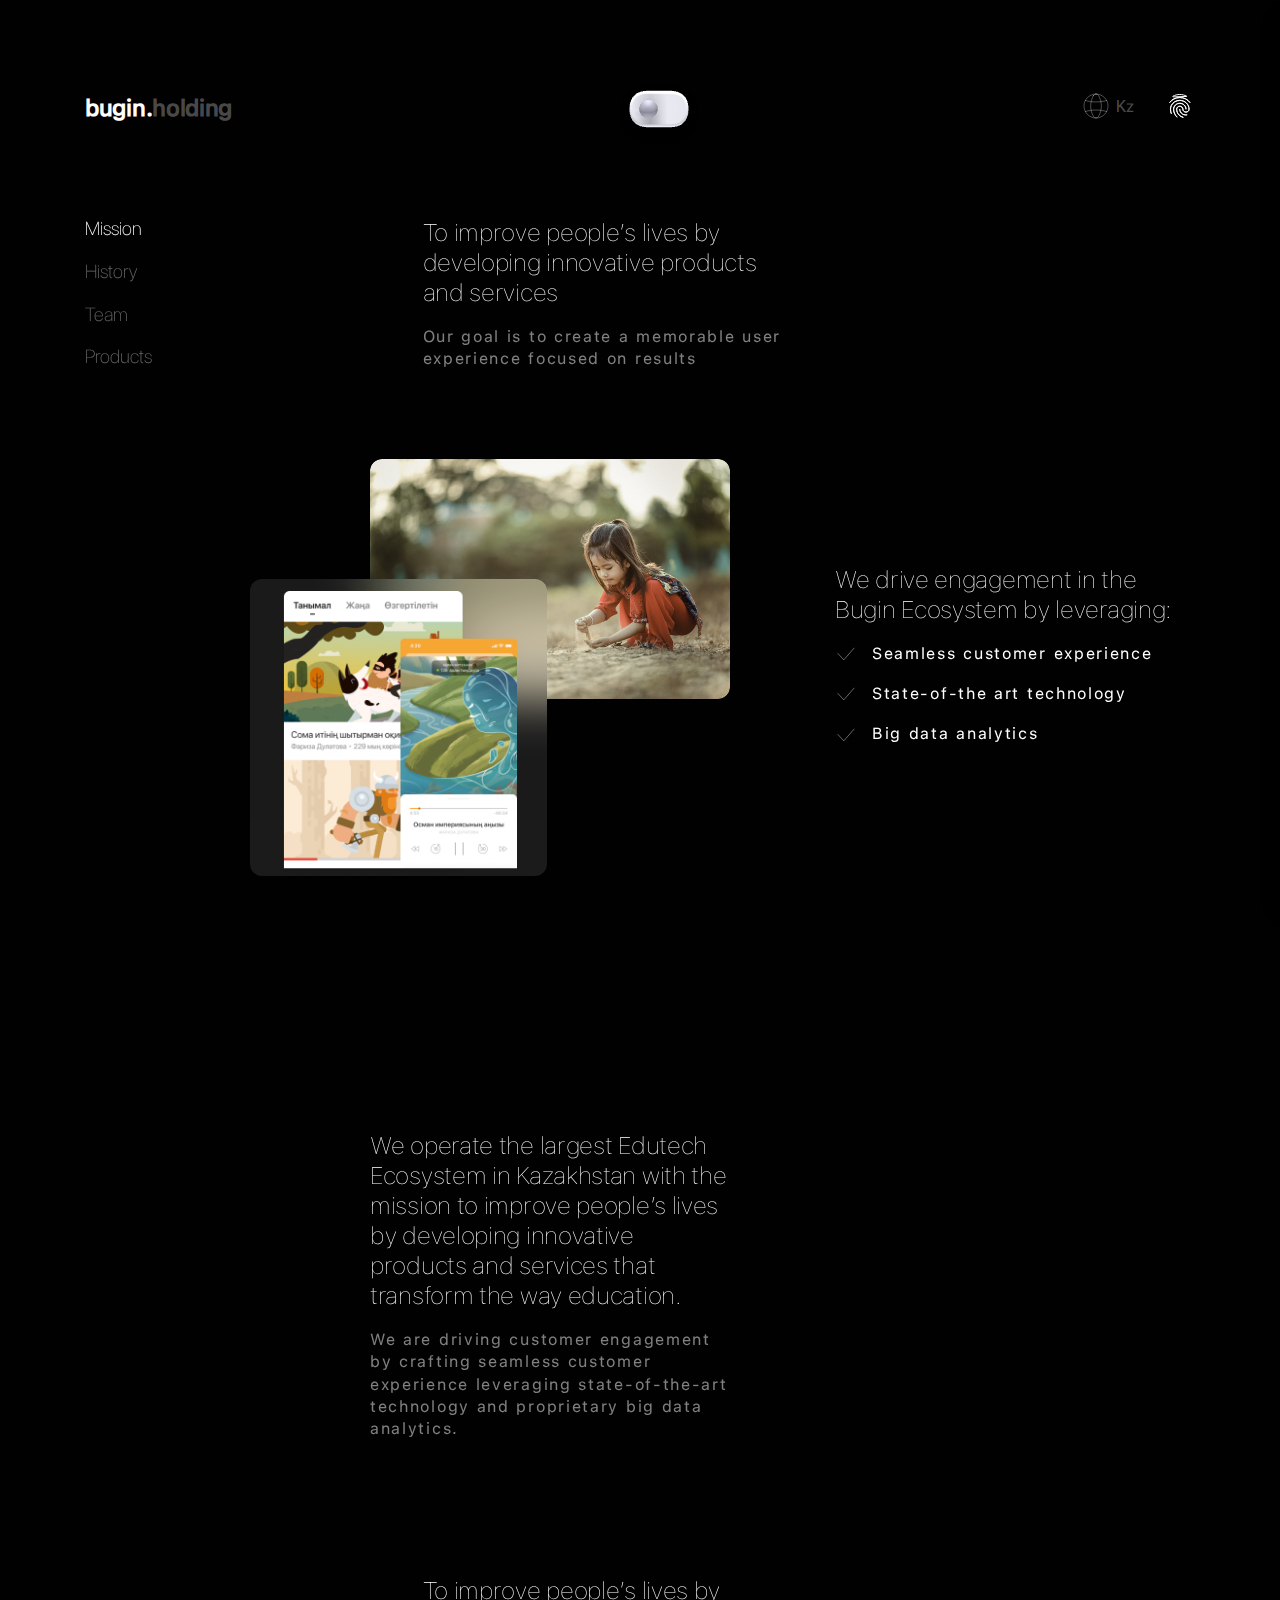
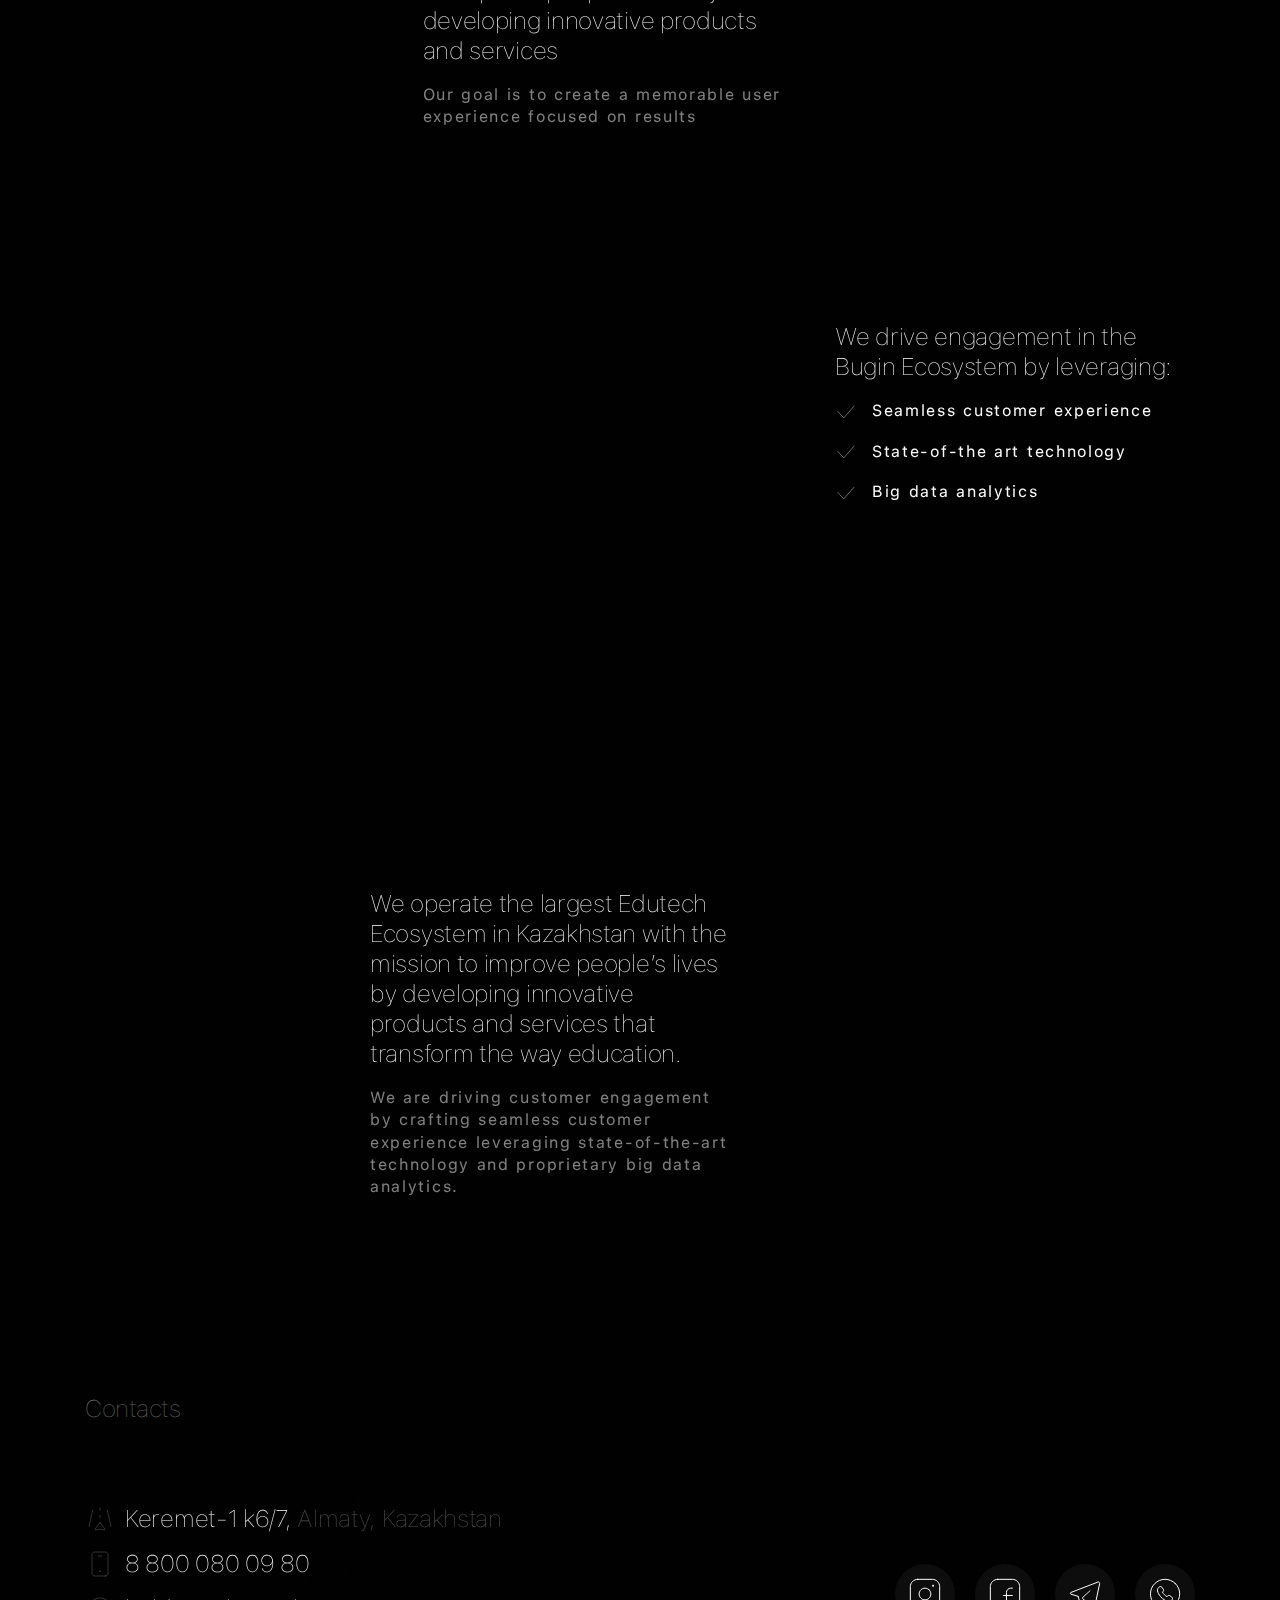
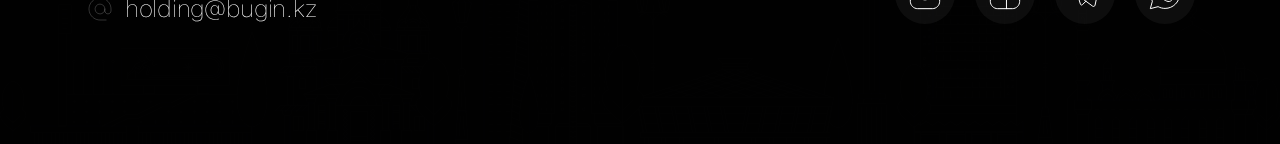
<file: info.html>
<!DOCTYPE html>
<html lang="en">
<head>
    <meta charset="UTF-8">
    <meta name="viewport" content="width=device-width"/>
    <title>bugin.holding</title>
    <link rel="stylesheet" href="css/libs.min.css">
    <link rel="stylesheet" href="css/animate.css">
    <link rel="stylesheet" href="css/main.css">
    <link rel="shortcut icon" href="/favicon.png" type="image/x-icon">
</head>
<body>
<div class="nav-box">
    <button class="btn-plain close-menu">
        <svg viewBox="0 0 16 16" fill="none" xmlns="http://www.w3.org/2000/svg">
            <path d="M1 1L15 15M1 15L15 1" stroke="#FFF3F3"/>
        </svg>
    </button>
    <ul class="main-nav" id="nav">
        <li><a href="contacts.html" class="active">О компании</a></li>
        <li><a href="news.html">Новости</a></li>
        <li><a href="projects.html">Наши проекты</a></li>
        <li><a href="contacts.html">Партнеры</a></li>
        <li><a href="services.html">Услуги</a></li>
    </ul>
</div>
<div class="wrapper wrapper-relative">
    <header>
        <div class="container">
            <div class="header">
                <a href="/" class="logo">
                    bugin.<span>holding</span>
                </a>
                <label class="switch">
                    <input type="checkbox"/>
                    <canvas></canvas>
                </label>
                <div class="header-right">
                    <div class="dropdown dropdown-lang">
                        <button class="dropdown-toggle" data-toggle="dropdown" aria-expanded="true" id="dropdownLang">
                            <svg width="30" height="30" viewBox="0 0 30 30" fill="none"
                                 xmlns="http://www.w3.org/2000/svg">
                                <path d="M4.34661 9.47706C10.869 11.4916 19.13 11.4916 25.6511 9.47706M25.6524 20.5219C19.13 18.5074 10.869 18.5074 4.34794 20.5219M14.9995 3C21.6419 3 26.999 8.35711 26.999 14.9995C26.999 21.6419 21.6419 26.999 14.9995 26.999C8.35711 26.999 3 21.6419 3 14.9995C3 8.35711 8.35711 3 14.9995 3ZM12.5569 4.41327C8.70376 10.8463 8.70376 19.154 12.5569 25.5871C13.6849 27.471 16.3154 27.471 17.4434 25.5871C21.2966 19.154 21.2966 10.8463 17.4434 4.41327C16.3141 2.52935 13.6849 2.52935 12.5569 4.41327Z"
                                      stroke="white" stroke-opacity="0.3" stroke-linecap="round"
                                      stroke-linejoin="round"/>
                            </svg>
                            <span>Kz</span>
                        </button>
                        <ul class="dropdown-menu" role="menu" aria-labelledby="dropdownLang">
                            <li>
                                <a class="dropdown-item" href="/ru">Ru</a>
                            </li>
                            <li>
                                <a class="dropdown-item" href="/eng">Eng</a>
                            </li>
                        </ul>
                    </div>
                    <button class="btn-plain call-menu">
                        <svg width="30" height="30" viewBox="0 0 30 30" fill="none" xmlns="http://www.w3.org/2000/svg">
                            <path d="M21.7479 5.45788L21.7385 5.45253L8.13179 5.892L7.89365 5.45235C7.89342 5.45248 7.89319 5.4526 7.89296 5.45272C7.85557 5.47249 7.79157 5.46674 7.75238 5.40762C7.74366 5.38786 7.74111 5.36243 7.74913 5.33506C7.75795 5.30494 7.77562 5.28557 7.79393 5.27565L7.79439 5.2754C9.95281 4.10335 12.3187 3.5 14.8158 3.5C17.2854 3.5 19.4391 4.04179 21.8217 5.26789C21.8754 5.29615 21.8858 5.34981 21.8641 5.38986L21.8602 5.39706L21.8566 5.40439C21.8429 5.43166 21.8274 5.44543 21.8159 5.45261C21.8039 5.4601 21.7905 5.464 21.7758 5.464C21.7619 5.464 21.7522 5.46034 21.7479 5.45788ZM8.84013 7.83682L8.84104 7.83635C12.4659 5.96619 17.1193 5.95481 20.7551 7.82464L20.7555 7.82482C22.4838 8.71204 23.9346 9.96678 25.0765 11.5701L25.0765 11.5701L25.0794 11.5741C25.0918 11.5911 25.0989 11.6159 25.0941 11.6448C25.0894 11.6728 25.0752 11.695 25.0543 11.7095C25.0245 11.7302 24.995 11.7344 24.9713 11.7304C24.9484 11.7266 24.9272 11.7148 24.9102 11.6905L24.9103 11.6904L24.9067 11.6854C23.7814 10.11 22.3525 8.86817 20.6593 8.00278C17.0727 6.16587 12.4986 6.1653 8.92248 8.01568C7.21733 8.89343 5.78933 10.1472 4.66492 11.7214L4.65022 11.742L4.64086 11.7584C4.63541 11.7605 4.62331 11.764 4.60379 11.764C4.58658 11.764 4.56417 11.7595 4.53766 11.7429C4.51578 11.7264 4.505 11.7062 4.50135 11.6845C4.49741 11.6611 4.50146 11.632 4.52153 11.6026C5.66378 9.98795 7.11407 8.72286 8.84013 7.83682ZM12.0554 26.2335L12.0466 26.2237L12.0373 26.2144C11.0195 25.1966 10.4863 24.5612 9.70922 23.1578L9.70786 23.1554C8.92786 21.7649 8.51179 20.0517 8.51179 18.192C8.51179 14.9268 11.3127 12.224 14.8038 12.224C18.2949 12.224 21.0958 14.9268 21.0958 18.192C21.0958 18.2259 21.0835 18.2491 21.0682 18.2644C21.0529 18.2797 21.0297 18.292 20.9958 18.292C20.9619 18.292 20.9386 18.2797 20.9233 18.2644C20.908 18.2491 20.8958 18.2259 20.8958 18.192C20.8958 14.9842 18.1355 12.424 14.8038 12.424C11.4721 12.424 8.71179 14.9842 8.71179 18.192C8.71179 19.9911 9.11119 21.6741 9.89169 23.0566C10.687 24.4853 11.2466 25.1095 12.1873 26.0626C12.2264 26.1056 12.2291 26.1661 12.1955 26.2115C12.1565 26.2418 12.1245 26.248 12.1038 26.248C12.0892 26.248 12.0768 26.2451 12.0681 26.2415C12.0599 26.2381 12.0566 26.2348 12.0554 26.2335ZM17.2707 23.0477L17.2683 23.0461C15.6117 21.9232 14.6318 20.1072 14.6318 18.192C14.6318 18.1581 14.644 18.1349 14.6593 18.1196C14.6746 18.1043 14.6979 18.092 14.7318 18.092C14.7657 18.092 14.7889 18.1043 14.8042 18.1196C14.8195 18.1349 14.8318 18.1581 14.8318 18.192C14.8318 20.057 15.7841 21.8058 17.3808 22.879C18.3292 23.5198 19.4268 23.816 20.7078 23.816C21.0269 23.816 21.5358 23.7771 22.042 23.6885L22.042 23.6885L22.0468 23.6876C22.0917 23.6793 22.1472 23.7066 22.1596 23.7759L22.1602 23.779C22.1685 23.824 22.1412 23.8794 22.0719 23.8918L22.0719 23.8917L22.065 23.8931C21.4238 24.0168 20.8583 24.028 20.7078 24.028C19.3653 24.028 18.2075 23.6904 17.2707 23.0477ZM6.45163 22.6996L6.45161 22.6996L6.45312 22.7035C6.47541 22.7614 6.44309 22.8074 6.40824 22.8195L6.40022 22.8223L6.3923 22.8253C6.37084 22.8336 6.34631 22.8333 6.32113 22.8217C6.29457 22.8094 6.27985 22.7902 6.27423 22.7746L6.27427 22.7746L6.2721 22.7688C5.70424 21.2507 5.42779 19.7499 5.42779 18.192C5.42779 16.8164 5.69123 15.5832 6.19539 14.5186C7.70413 11.3542 11.0623 9.284 14.7558 9.284C19.9647 9.284 24.1558 13.2965 24.1558 18.18C24.1558 19.8265 22.7455 21.208 20.9598 21.208C19.1741 21.208 17.7638 19.8265 17.7638 18.18C17.7638 16.588 16.391 15.352 14.7678 15.352C13.1446 15.352 11.7718 16.588 11.7718 18.18C11.7718 20.3637 12.6159 22.412 14.1637 23.947L14.1641 23.9474C15.3693 25.1399 16.5383 25.8048 18.3065 26.2939L18.3065 26.294L18.3143 26.296C18.3368 26.3018 18.3545 26.3153 18.3669 26.3374C18.3802 26.3612 18.3837 26.389 18.377 26.414L18.3738 26.4258L18.3712 26.4378C18.3679 26.453 18.3593 26.468 18.3424 26.4811C18.327 26.4932 18.3115 26.4981 18.3016 26.4995L18.3 26.4993C18.2957 26.4986 18.2908 26.4977 18.2855 26.4966C18.2796 26.4953 18.2732 26.4939 18.2664 26.4922C16.4387 25.9856 15.2685 25.3185 14.0271 24.1002C12.4425 22.5264 11.5718 20.4346 11.5718 18.192C11.5718 16.5455 12.9821 15.164 14.7678 15.164C16.5535 15.164 17.9638 16.5455 17.9638 18.192C17.9638 19.784 19.3366 21.02 20.9598 21.02C22.583 21.02 23.9558 19.784 23.9558 18.192C23.9558 13.3641 19.8033 9.496 14.7558 9.496C11.1678 9.496 7.8653 11.4915 6.37292 14.6159C5.8678 15.6653 5.61579 16.8811 5.61579 18.192C5.61579 19.1678 5.70449 20.7072 6.45163 22.6996Z"
                                  stroke="white"/>
                        </svg>
                    </button>
                </div>
            </div>
        </div>
    </header>
    <section class="info">
        <div class="container">
            <div class="row">
                <div class="col-lg-3">
                    <div class="sidebar">
                        <ul class="sidebar-nav touch">
                            <li><a href="#" class="active">Mission</a></li>
                            <li><a href="#">History</a></li>
                            <li><a href="#">Team</a></li>
                            <li><a href="#">Products</a></li>
                        </ul>
                    </div>
                </div>
                <div class="col-lg-9">
                    <div class="info-flex align-items-end">
                        <div class="info-left infoItem">
                            <div class="info-title">
                                <h2>To improve people’s lives by developing innovative products and services</h2>
                                <p>Our goal is to create a memorable user experience focused on results</p>
                            </div>
                            <div class="img-cover">
                                <img src="img/main/girl.png" alt="" class="img-top animated slideInUp wow">
                                <div class="img-blur animated fadeInUp wow delay-1s">
                                    <img src="img/main/mobile-xs.png" alt="">
                                </div>
                            </div>
                        </div>
                        <div class="info-right infoItem">
                            <div class="info-title">
                                <h2>We drive engagement in the
                                    Bugin Ecosystem by
                                    leveraging:</h2>
                                <ul>
                                    <li><i class="icon i-check"></i> Seamless customer experience</li>
                                    <li><i class="icon i-check"></i> State-of-the art technology</li>
                                    <li><i class="icon i-check"></i> Big data analytics</li>
                                </ul>
                            </div>
                        </div>
                    </div>
                    <div class="info-flex align-items-center">
                        <div class="infoItem align-items-start">
                            <div class="info-title">
                                <h2>
                                    We operate the largest Edutech Ecosystem in Kazakhstan with the mission to improve
                                    people’s lives by developing innovative products and services that transform the way
                                    education.
                                </h2>
                                <p>
                                    We are driving customer engagement by crafting seamless customer experience
                                    leveraging state-of-the-art technology and proprietary big data analytics.
                                </p>
                            </div>
                        </div>
                        <div class="infoItem">
                            <img src="img/main/tablet.png" alt="" class="img-lg animated slideInUp wow">
                        </div>
                    </div>
                    <div class="info-flex align-items-end">
                        <div class="info-left infoItem">
                            <div class="info-title">
                                <h2>To improve people’s lives by developing innovative products and services</h2>
                                <p>Our goal is to create a memorable user experience focused on results</p>
                            </div>
                            <div class="img-cover">
                                <img src="img/main/girl.png" alt="" class="img-top animated slideInUp wow">
                                <div class="img-blur animated fadeInUp wow">
                                    <img src="img/main/mobile-xs.png" alt="">
                                </div>
                            </div>
                        </div>
                        <div class="info-right infoItem">
                            <div class="info-title">
                                <h2>We drive engagement in the
                                    Bugin Ecosystem by
                                    leveraging:</h2>
                                <ul>
                                    <li><i class="icon i-check"></i> Seamless customer experience</li>
                                    <li><i class="icon i-check"></i> State-of-the art technology</li>
                                    <li><i class="icon i-check"></i> Big data analytics</li>
                                </ul>
                            </div>
                        </div>
                    </div>
                    <div class="info-flex align-items-center">
                        <div class="infoItem align-items-start">
                            <div class="info-title">
                                <h2>
                                    We operate the largest Edutech Ecosystem in Kazakhstan with the mission to improve
                                    people’s lives by developing innovative products and services that transform the way
                                    education.
                                </h2>
                                <p>
                                    We are driving customer engagement by crafting seamless customer experience
                                    leveraging state-of-the-art technology and proprietary big data analytics.
                                </p>
                            </div>
                        </div>
                        <div class="infoItem">
                            <img src="img/main/tablet.png" alt="" class="img-lg animated slideInUp wow">
                        </div>
                    </div>
                </div>
            </div>
        </div>
    </section>
    <footer>
        <div class="container">
            <h2 class="title">Contacts</h2>
            <div class="row align-items-end">
                <div class="col-lg-7 col-md-6">
                    <ul class="contact-list">
                        <li>
                            <a href="#">
                                <svg width="30" height="30" viewBox="0 0 30 30" fill="none"
                                     xmlns="http://www.w3.org/2000/svg">
                                    <path d="M26.0001 22.3334L22.3334 6.44446M4 22.3334L7.66669 6.44446M15.0001 4V6.44446M15.0001 11.3334V13.7778M15.5061 18.9503L19.7753 25.0358C20.0931 25.4892 19.6922 26.0979 19.1471 25.9867L15.0013 25.1421L10.8506 25.9867C10.3067 26.0967 9.90703 25.4905 10.2248 25.0382L14.4953 18.9503C14.7409 18.6007 15.2604 18.6007 15.5061 18.9503Z"
                                          stroke="white" stroke-opacity="0.2" stroke-linecap="round"
                                          stroke-linejoin="round"/>
                                </svg>
                                <p>Keremet-1 k6/7, <span class="grey-colored">Almaty, Kazakhstan</span></p>
                            </a>
                        </li>
                        <li>
                            <a href="tel:8 800 080 09 80">
                                <svg width="30" height="30" viewBox="0 0 30 30" fill="none"
                                     xmlns="http://www.w3.org/2000/svg">
                                    <path d="M13.3333 7H16.6667M20.3333 27H9.66667C8.19333 27 7 25.8067 7 24.3333V5.66667C7 4.19333 8.19333 3 9.66667 3H20.3333C21.8067 3 23 4.19333 23 5.66667V24.3333C23 25.8067 21.8067 27 20.3333 27ZM14.9987 22C14.8147 22 14.6653 22.1493 14.6667 22.3333C14.6667 22.5173 14.816 22.6667 15 22.6667C15.184 22.6667 15.3333 22.5173 15.3333 22.3333C15.3333 22.1493 15.184 22 14.9987 22Z"
                                          stroke="white" stroke-opacity="0.2" stroke-linecap="round"
                                          stroke-linejoin="round"/>
                                </svg>
                                <span>8 800 080 09 80</span>
                            </a>
                        </li>
                        <li>
                            <a href="mailto:holding@bugin.kz">
                                <svg width="30" height="30" viewBox="0 0 30 30" fill="none"
                                     xmlns="http://www.w3.org/2000/svg">
                                    <path d="M21.1111 26H15C12.8244 26 10.6977 25.3549 8.88873 24.1462C7.07979 22.9375 5.66989 21.2195 4.83733 19.2095C4.00477 17.1995 3.78693 14.9878 4.21137 12.854C4.6358 10.7202 5.68345 8.76021 7.22183 7.22183C8.76021 5.68345 10.7202 4.6358 12.854 4.21137C14.9878 3.78693 17.1995 4.00477 19.2095 4.83733C21.2195 5.66989 22.9375 7.07979 24.1462 8.88873C25.3549 10.6977 26 12.8244 26 15V16.8333C26 17.6437 25.6781 18.4209 25.105 18.9939C24.532 19.567 23.7548 19.8889 22.9444 19.8889C22.1341 19.8889 21.3569 19.567 20.7838 18.9939C20.2108 18.4209 19.8889 17.6437 19.8889 16.8333V15C19.8889 13.7034 19.3738 12.4599 18.457 11.543C17.5401 10.6262 16.2966 10.1111 15 10.1111V10.1111C14.0331 10.1111 13.0879 10.3978 12.2839 10.935C11.4799 11.4722 10.8533 12.2358 10.4833 13.1291C10.1132 14.0224 10.0164 15.0054 10.2051 15.9538C10.3937 16.9021 10.8593 17.7732 11.543 18.457C12.2268 19.1407 13.0979 19.6063 14.0462 19.795C14.9946 19.9836 15.9776 19.8868 16.8709 19.5167C17.7642 19.1467 18.5278 18.5201 19.065 17.7161C19.6022 16.9121 19.8889 15.9669 19.8889 15"
                                          stroke="white" stroke-opacity="0.2" stroke-linecap="round"
                                          stroke-linejoin="round"/>
                                </svg>
                                <span>holding@bugin.kz</span>
                            </a>
                        </li>
                    </ul>
                </div>
                <div class="col-lg-5 col-md-6">
                    <ul class="social-list">
                        <li>
                            <a href="#" class="ins-link">
                                <svg width="40" height="40" viewBox="0 0 40 40" fill="none" xmlns="http://www.w3.org/2000/svg">
                                    <path fill-rule="evenodd" clip-rule="evenodd" d="M12.6602 5.3335H27.3415C31.3863 5.3335 34.6667 8.61231 34.6667 12.6603V27.3416C34.6667 31.3864 31.3879 34.6668 27.3399 34.6668H12.6602C8.61382 34.6668 5.33337 31.388 5.33337 27.34V12.6603C5.33337 8.61394 8.61219 5.3335 12.6602 5.3335Z" stroke="white" stroke-linecap="round" stroke-linejoin="round"/>
                                    <path d="M28.0651 11.3843C27.762 11.3859 27.5159 11.632 27.5159 11.9351C27.5159 12.2382 27.7636 12.4843 28.0667 12.4843C28.3698 12.4843 28.6159 12.2382 28.6159 11.9351C28.6175 11.6304 28.3698 11.3843 28.0651 11.3843Z" stroke="white" stroke-linecap="round" stroke-linejoin="round"/>
                                    <path fill-rule="evenodd" clip-rule="evenodd" d="M24.1484 15.8518C26.4395 18.1429 26.4395 21.8575 24.1484 24.1485C21.8573 26.4396 18.1428 26.4396 15.8517 24.1485C13.5606 21.8575 13.5606 18.1429 15.8517 15.8518C18.1428 13.5607 21.8573 13.5607 24.1484 15.8518Z" stroke="white" stroke-linecap="round" stroke-linejoin="round"/>
                                </svg>
                            </a>
                        </li>
                        <li>
                            <a href="#" class="fb-link">
                                <svg width="40" height="40" viewBox="0 0 40 40" fill="none" xmlns="http://www.w3.org/2000/svg">
                                    <path d="M18.5334 21.4668H27.3334M27.3334 14.1335H25.7934C23.4043 14.1335 21.4667 16.0711 21.4667 18.4602V34.6668M12.6667 5.3335H27.3399C31.3863 5.3335 34.6667 8.61394 34.6667 12.6603V27.3416C34.6667 31.3864 31.3863 34.6668 27.3399 34.6668H12.6602C8.61382 34.6668 5.33337 31.3864 5.33337 27.34V12.6668C5.33337 8.6172 8.61708 5.3335 12.6667 5.3335Z" stroke="white" stroke-linecap="round" stroke-linejoin="round"/>
                                </svg>

                            </a>
                        </li>
                        <li>
                            <a href="#" class="tg-link">
                                <svg width="40" height="40" viewBox="0 0 40 40" fill="none" xmlns="http://www.w3.org/2000/svg">
                                    <path d="M20.9261 27.2238L17.342 30.7063C16.7206 31.3095 15.681 31.0426 15.4293 30.214L13.0411 22.3616M24.9338 16.8597C24.9338 16.8597 20.4402 20.909 18.1352 22.9873C17.4462 23.6079 17.5034 24.7 18.2498 25.2495L27.5841 32.1364C28.5023 32.8141 29.8144 32.3166 30.0522 31.2003L34.6361 9.62434C34.8582 8.58082 33.8325 7.70891 32.8362 8.09199L5.90752 18.4648C5.11433 18.7699 5.15251 19.9018 5.96306 20.1549L13.0393 22.3598" stroke="white" stroke-linecap="round" stroke-linejoin="round"/>
                                </svg>

                            </a>
                        </li>
                        <li>
                            <a href="#" class="wt-link">
                                <svg width="40" height="40" viewBox="0 0 40 40" fill="none" xmlns="http://www.w3.org/2000/svg">
                                    <path d="M16.4596 23.5219C19.7513 26.801 23.9207 28.8892 26.4016 26.4307L27.003 25.832C27.8053 25.0347 27.6931 23.7137 26.7617 23.0699C26.1754 22.663 25.5456 22.226 24.8487 21.7389C24.1284 21.2352 23.1401 21.3136 22.5153 21.9308L21.8352 22.6029C20.9926 22.0709 20.1583 21.3887 19.3844 20.6181L19.3811 20.6148C18.6072 19.8442 17.922 19.0136 17.3877 18.1746L18.0627 17.4975C18.6842 16.8754 18.7613 15.8913 18.2554 15.1741C17.7646 14.4803 17.3257 13.8531 16.9186 13.2694C16.272 12.3437 14.9453 12.2319 14.1446 13.0292L13.5432 13.628C11.0741 16.0981 13.1713 20.2478 16.463 23.5269M30.3934 9.59665C27.6362 6.84962 23.9693 5.33516 20.0629 5.3335C12.0105 5.3335 5.45901 11.8533 5.45733 19.8676C5.45398 22.4178 6.12571 24.9246 7.40552 27.1346L5.33337 34.6668L13.0759 32.6453C15.2184 33.8062 17.6172 34.415 20.0562 34.415H20.0629C28.1119 34.415 34.6634 27.8935 34.6667 19.8792C34.6684 15.9964 33.1507 12.3453 30.3934 9.59665Z" stroke="white" stroke-linecap="round" stroke-linejoin="round"/>
                                </svg>
                            </a>
                        </li>
                    </ul>
                </div>
            </div>
        </div>
    </footer>
</div>
<!--<div class="video-bg">-->
<!--    <video data-play-on-scroll="0" muted="muted" playsinline="playsinline" autoplay loop>-->
<!--        <source src="video/video-cover.mp4" type="video/mp4">-->
<!--    </video>-->
<!--</div>-->
<img src="img/main/illustration-dark.svg" alt="" class="bg-bottom dark-img">
<img src="img/main/illustration-light.svg" alt="" class="bg-bottom light-img">
<div class="overlay"></div>
<div class="cursor"></div>
<script src="js/wow.min.js"></script>
<script src="js/libs.min.js"></script>
<script type="text/javascript" src="js/TweenMax.min.js"></script>
<script type="text/javascript" src="js/three.min.js"></script>
<script type="text/javascript" src="js/gsap.min.js"></script>
<script type="text/javascript" src="js/3d-switch.js"></script>
<script type="text/javascript" src="js/common.js"></script>
<script>

    // debounce from underscore.js
    function debounce(func, wait, immediate) {
        var timeout;
        return function () {
            var context = this, args = arguments;
            var later = function () {
                timeout = null;
                if (!immediate) func.apply(context, args);
            };
            var callNow = immediate && !timeout;
            clearTimeout(timeout);
            timeout = setTimeout(later, wait);
            if (callNow) func.apply(context, args);
        };
    };

    // use x and y mousewheel event data to navigate flickity
    function slick_handle_wheel_event(e, slick_instance, slick_is_animating) {
        // do not trigger a slide change if another is being animated
        if (!slick_is_animating) {
            // pick the larger of the two delta magnitudes (x or y) to determine nav direction
            var direction =
                Math.abs(e.deltaX) > Math.abs(e.deltaY) ? e.deltaX : e.deltaY;

            console.log("wheel scroll ", e.deltaX, e.deltaY, direction);

            if (direction > 0) {
                // next slide
                slick_instance.slick("slickNext");
            } else {
                // prev slide
                slick_instance.slick("slickPrev");
            }
        }
    }

    // debounce the wheel event handling since trackpads can have a lot of inertia
    var slick_handle_wheel_event_debounced = debounce(
        slick_handle_wheel_event
        , 100, true
    );

    // init slider
    const slick_2 = $(".sl-news");
    slick_2.slick({
        dots: false,
        slidesToShow: 3,
        arrows: false,
        centerMode: true,
        responsive: [
            {
                breakpoint: 1024,
                settings: {
                    arrows: true,
                    centerMode: false,
                    slidesToShow: 2,
                    slidesToScroll: 1
                }
            },
            {
                breakpoint: 480,
                settings: {
                    arrows: true,
                    centerMode: false,
                    slidesToShow: 1,
                    slidesToScroll: 1
                }
            }

            // You can unslick at a given breakpoint now by adding:
            // settings: "unslick"
            // instead of a settings object
        ]
    });
    var slick_2_is_animating = false;

    slick_2.on("afterChange", function (index) {
        console.log("Slide after change " + index);
        slick_2_is_animating = false;
    });

    slick_2.on("beforeChange", function (index) {
        console.log("Slide before change " + index);
        slick_2_is_animating = true;
    });

    if (screen.width > 700) {
        slick_2.on("wheel", function (e) {
            slick_handle_wheel_event_debounced(e.originalEvent, slick_2, slick_2_is_animating);
        });
    }


</script>
<script type="text/javascript">

    $('.switch').click(function () {
        // $(document.body).toggleClass('light-theme');
        if ($('.switch input').is(':checked')) {
            $('body').addClass('light-theme');
        } else {
            $('body').removeClass('light-theme');
        }
    });


</script>
</body>
</html>
</file>
<file: css/main.css>
html, body, div, span, p, ul, li, ol, label, h1, h2, h3, h4, h5, h6, section {
  margin: 0;
  padding: 0;
}

ol, ul {
  list-style: none;
}

button {
  cursor: pointer;
}

a:hover, a:focus {
  text-decoration: none;
}

.icon {
  display: inline-block;
  -webkit-flex-shrink: 0;
      -ms-flex-negative: 0;
          flex-shrink: 0;
}

.p0 {
  padding: 0;
}

.pr0 {
  padding-right: 0;
}

.pl0 {
  padding-left: 0;
}

.pt0 {
  padding-top: 0;
}

.pb0 {
  padding-bottom: 0;
}

.pl15 {
  padding-left: 15px;
}

.m0 {
  margin: 0;
}

.mt0 {
  margin-top: 0;
}

.mr0 {
  margin-right: 0;
}

.ml0 {
  margin-left: 0;
}

.mb0 {
  margin-bottom: 0;
}

.mt20 {
  margin-top: 20px;
}

.mr20 {
  margin-right: 20px;
}

.ml20 {
  margin-left: 20px;
}

.mb20 {
  margin-bottom: 20px;
}

.mb16 {
  margin-bottom: 16px;
}

.mb30 {
  margin-bottom: 30px;
}

.ml-35 {
  margin-left: 35px;
}

.mr-35 {
  margin-right: 35px;
}

.pt40 {
  padding-top: 40px;
}

.pt80 {
  padding-top: 80px;
}

.pt30 {
  padding-top: 30px;
}

.pr30 {
  padding-right: 30px;
}

.pl30 {
  padding-left: 30px;
}

.pb30 {
  padding-bottom: 30px;
}

.mt30 {
  margin-top: 30px;
}

.mr30 {
  margin-right: 30px;
}

.ml30 {
  margin-left: 30px;
}

.mb30 {
  margin-bottom: 30px;
}

.mt50 {
  margin-top: 50px;
}

.mb60 {
  margin-bottom: 60px;
}

.mt60 {
  margin-top: 60px;
}

.mt80 {
  margin-top: 80px;
}

.btn-plain {
  outline: none;
  border: none;
  background-color: transparent;
  padding: 0;
}

.btn-plain:hover, .btn-plain:focus {
  text-decoration: none;
  outline: none;
  border: none;
}

button a {
  color: inherit;
}

button a:hover, button a:focus {
  text-decoration: none;
  color: inherit;
}

.overlay {
  background: rgba(0, 0, 0, 0.24);
  z-index: 1;
  position: fixed;
  top: 0;
  bottom: 0;
  left: 0;
  right: 0;
  display: none;
}

.logo-box {
  display: inline-block;
}

.tar {
  text-align: right;
}

.tal {
  text-align: left;
}

.tac {
  text-align: center;
}

section a:hover, section a:focus {
  text-decoration: none;
  color: inherit;
}

.chat-content::-webkit-scrollbar {
  width: 3px;
  background-color: #F5F5F5;
}

.chat-content::-webkit-scrollbar-thumb {
  -webkit-border-radius: 1px;
          border-radius: 1px;
  -webkit-box-shadow: inset 0 0 6px #0db24c;
  background-color: #555;
}

.gradient-text {
  -webkit-background-clip: text;
  -webkit-text-fill-color: transparent;
}

.touch {
  -webkit-overflow-scrolling: touch;
}

@font-face {
  font-family: 'SF Pro Display';
  src: url("../fonts/sf pro/SF-Pro-Display-Regular.otf");
}

@font-face {
  font-family: 'SF Pro Display Bold';
  src: url("../fonts/sf pro/SF-Pro-Display-Bold.otf");
}

@font-face {
  font-family: 'SF Pro Display Light';
  src: url("../fonts/sf pro/SF-Pro-Display-Light.otf");
}

@font-face {
  font-family: 'SF Pro Display Thin';
  src: url("../fonts/sf pro/SF-Pro-Display-Thin.otf");
}

@font-face {
  font-family: 'SF Pro Display Black';
  src: url("../fonts/sf pro/SF-Pro-Display-Black.otf");
}

@font-face {
  font-family: 'SF Pro Display Medium';
  src: url("../fonts/sf pro/SF-Pro-Display-Medium.otf");
}

@font-face {
  font-family: 'SF Pro Display ExtraBold';
  src: url("../fonts/sf pro/SF-Pro-Display-Heavy.otf");
}

@font-face {
  font-family: 'SF Pro Text';
  src: url("../fonts/sf pro/SF-Pro-Text-Regular.otf");
}

@font-face {
  font-family: 'SF Pro Text Bold';
  src: url("../fonts/sf pro/SF-Pro-Text-Bold.otf");
}

@font-face {
  font-family: 'SF Pro Text Light';
  src: url("../fonts/sf pro/SF-Pro-Text-Light.otf");
}

@font-face {
  font-family: 'SF Pro Text Ultralight';
  src: url("../fonts/sf pro/SF-Pro-Text-Ultralight.otf");
}

@font-face {
  font-family: 'SF Pro Text Thin';
  src: url("../fonts/sf pro/SF-Pro-Text-Thin.otf");
}

@font-face {
  font-family: 'SF Pro Text Black';
  src: url("../fonts/sf pro/SF-Pro-Text-Black.otf");
}

@font-face {
  font-family: 'SF Pro Text Medium';
  src: url("../fonts/sf pro/SF-Pro-Text-Medium.otf");
}

body {
  overflow-x: hidden;
  font-family: 'SF Pro Text';
  background: #0B0B0C;
  color: #FFFFFF;
  cursor: none;
  position: relative;
}

body .bg-bottom {
  position: absolute;
  bottom: 0;
  max-height: 485px;
  width: 100%;
  z-index: -1;
}

body .dark-img {
  display: block;
}

body .light-img {
  display: none;
}

.bg-grey {
  background: #F5F5F5;
}

header {
  padding: 90px 0;
}

.logo {
  font-family: 'SF Pro Text Medium';
  font-weight: 600;
  font-size: 23px;
  line-height: 120%;
  letter-spacing: -0.3px;
  color: #FFFFFF;
}

.logo span {
  color: rgba(255, 255, 255, 0.3);
}

.logo:hover, .logo:focus {
  color: #FFFFFF;
}

.header {
  display: -webkit-box;
  display: -webkit-flex;
  display: -ms-flexbox;
  display: flex;
  -webkit-box-align: center;
  -webkit-align-items: center;
      -ms-flex-align: center;
          align-items: center;
  -webkit-box-pack: justify;
  -webkit-justify-content: space-between;
      -ms-flex-pack: justify;
          justify-content: space-between;
  position: relative;
}

.header .logo {
  margin-right: 10px;
}

.header-right {
  display: -webkit-inline-box;
  display: -webkit-inline-flex;
  display: -ms-inline-flexbox;
  display: inline-flex;
  -webkit-box-align: center;
  -webkit-align-items: center;
      -ms-flex-align: center;
          align-items: center;
}

.nav-box {
  position: fixed;
  top: 0px;
  right: 0;
  bottom: 0;
  background: #111111;
  -webkit-box-shadow: 0px 1px 2px rgba(0, 0, 0, 0.05), 0px 15px 30px rgba(0, 0, 0, 0.05);
          box-shadow: 0px 1px 2px rgba(0, 0, 0, 0.05), 0px 15px 30px rgba(0, 0, 0, 0.05);
  -webkit-border-radius: 0px 0px 10px 10px;
          border-radius: 0px 0px 10px 10px;
  padding: 40px 40px 40px 80px;
  opacity: 1;
  z-index: 99;
  width: 40%;
  -webkit-transition: all .4s ease-in;
  -o-transition: all .4s ease-in;
  transition: all .4s ease-in;
  -webkit-transform: translateX(100%);
      -ms-transform: translateX(100%);
          transform: translateX(100%);
}

.nav-box.showed {
  -webkit-transform: translateX(0%);
      -ms-transform: translateX(0%);
          transform: translateX(0%);
}

.nav-box.showed .main-nav li {
  margin-left: 0;
  -webkit-transition: all .7s ease-in;
  -o-transition: all .7s ease-in;
  transition: all .7s ease-in;
}

.close-menu {
  display: inline-block;
}

.close-menu svg {
  width: 40px;
  height: 40px;
}

.close-menu svg path {
  -webkit-transition: all 0.4s ease-in;
  -o-transition: all 0.4s ease-in;
  transition: all 0.4s ease-in;
  stroke: rgba(255, 255, 255, 0.7);
}

.close-menu:hover svg path, .close-menu:focus svg path {
  stroke: white;
}

.main-nav {
  display: -webkit-box;
  display: -webkit-flex;
  display: -ms-flexbox;
  display: flex;
  -webkit-box-orient: vertical;
  -webkit-box-direction: normal;
  -webkit-flex-direction: column;
      -ms-flex-direction: column;
          flex-direction: column;
  -webkit-box-pack: start;
  -webkit-justify-content: flex-start;
      -ms-flex-pack: start;
          justify-content: flex-start;
  height: 100%;
  -webkit-perspective: 640px;
          perspective: 640px;
  margin-top: 40px;
}

.main-nav li {
  -webkit-transition: all .7s ease-in;
  -o-transition: all .7s ease-in;
  transition: all .7s ease-in;
}

.main-nav li a {
  font-family: "SF Pro Display Thin";
  white-space: nowrap;
  font-weight: normal;
  font-size: 50px;
  line-height: 120%;
  color: rgba(255, 255, 255, 0.7);
  -webkit-transition: all .2s ease;
  -o-transition: all .2s ease;
  transition: all .2s ease;
}

.main-nav li a:hover, .main-nav li a:focus, .main-nav li a.active {
  color: white;
}

.main-nav li:first-child {
  margin-left: 20px;
}

.main-nav li + li {
  margin-top: 30px;
  margin-left: 40px;
  -webkit-transition: all .7s ease-in;
  -o-transition: all .7s ease-in;
  transition: all .7s ease-in;
}

.main-nav li + li + li {
  margin-left: 80px;
  -webkit-transition: all .7s ease-in;
  -o-transition: all .7s ease-in;
  transition: all .7s ease-in;
}

.main-nav li + li + li + li {
  margin-left: 120px;
  -webkit-transition: all .7s ease-in;
  -o-transition: all .7s ease-in;
  transition: all .7s ease-in;
}

.main-nav li + li + li + li + li {
  margin-left: 160px;
  -webkit-transition: all .7s ease-in;
  -o-transition: all .7s ease-in;
  transition: all .7s ease-in;
}

.call-menu {
  display: -webkit-inline-box;
  display: -webkit-inline-flex;
  display: -ms-inline-flexbox;
  display: inline-flex;
  width: 30px;
  height: 30px;
  -webkit-flex-shrink: 0;
      -ms-flex-negative: 0;
          flex-shrink: 0;
  -webkit-box-align: center;
  -webkit-align-items: center;
      -ms-flex-align: center;
          align-items: center;
  -webkit-box-pack: center;
  -webkit-justify-content: center;
      -ms-flex-pack: center;
          justify-content: center;
  -webkit-box-sizing: border-box;
          box-sizing: border-box;
  -webkit-border-radius: 50%;
          border-radius: 50%;
  margin-left: 25px;
  margin-bottom: 6px;
}

.dropdown-lang .dropdown-toggle {
  background: transparent;
  border: none;
  outline: none;
  display: -webkit-inline-box;
  display: -webkit-inline-flex;
  display: -ms-inline-flexbox;
  display: inline-flex;
  -webkit-box-align: center;
  -webkit-align-items: center;
      -ms-flex-align: center;
          align-items: center;
  font-family: 'SF Pro Display';
  font-style: normal;
  font-weight: normal;
  font-size: 17px;
  line-height: 120%;
  color: rgba(255, 255, 255, 0.3);
}

.dropdown-lang .dropdown-toggle:after {
  display: none;
}

.dropdown-lang .dropdown-toggle svg {
  margin-right: 5px;
}

.dropdown-lang .dropdown-menu {
  background: transparent;
  border: none;
  outline: none;
  min-width: 90px;
  padding: 0;
}

.dropdown-lang .dropdown-item {
  color: rgba(255, 255, 255, 0.3);
  -webkit-transition: color 0.3s ease;
  -o-transition: color 0.3s ease;
  transition: color 0.3s ease;
  padding: 5px 10px 5px 40px;
}

.dropdown-lang .dropdown-item:hover, .dropdown-lang .dropdown-item:focus {
  color: rgba(255, 255, 255, 0.8);
  background: transparent;
}

.about {
  padding-top: 30px;
  padding-bottom: 120px;
}

.about h3 {
  font-family: 'SF Pro Text Ultralight';
  font-size: 24px;
  line-height: 125%;
  letter-spacing: -0.3px;
  color: #FFFFFF;
  margin-bottom: 30px;
}

.about p {
  font-family: 'SF Pro Text';
  font-style: normal;
  font-weight: normal;
  font-size: 16px;
  line-height: 140%;
  letter-spacing: 1.7px;
  color: #C0C0C0;
  margin-bottom: 25px;
}

.about a {
  font-family: 'SF Pro Display';
  font-size: 17px;
  line-height: 120%;
  color: rgba(255, 255, 255, 0.4);
  -webkit-transition: color 0.3s ease;
  -o-transition: color 0.3s ease;
  transition: color 0.3s ease;
}

.about a:hover, .about a:focus {
  color: rgba(255, 255, 255, 0.8);
  background: transparent;
}

.main-img {
  padding: 0;
}

.main-img-wrapper {
  position: relative;
  overflow: hidden;
  height: 480px;
}

.main-img-wrapper img {
  width: 100%;
  -o-object-fit: cover;
     object-fit: cover;
  position: absolute;
  left: 50%;
  -webkit-transform: translate3d(-50%, 0px, 0px);
          transform: translate3d(-50%, 0px, 0px);
  -webkit-transform-style: preserve-3d;
          transform-style: preserve-3d;
  -webkit-backface-visibility: hidden;
          backface-visibility: hidden;
  height: auto;
  -webkit-filter: none;
          filter: none;
}

.team {
  padding-top: 120px;
}

.team .title {
  margin-bottom: 90px;
}

.team .col-height {
  margin-bottom: 40px;
}

.team-item {
  height: 100%;
}

.team-item img {
  width: 120px;
  height: 120px;
  -webkit-border-radius: 12px;
          border-radius: 12px;
  margin-bottom: 30px;
  -webkit-filter: grayscale(1);
          filter: grayscale(1);
}

.team-item h3 {
  font-family: "SF Pro Text Medium";
  font-size: 30px;
  line-height: 110%;
  letter-spacing: -0.3px;
  color: #FFFFFF;
  margin-bottom: 5px;
}

.team-item p {
  font-family: "SF Pro Text";
  font-size: 16px;
  line-height: 140%;
  letter-spacing: 1.7px;
  color: rgba(255, 255, 255, 0.6);
}

.team-item:hover img {
  -webkit-filter: grayscale(0);
          filter: grayscale(0);
}

.title {
  font-family: 'SF Pro Text Ultralight';
  font-size: 24px;
  line-height: 125%;
  letter-spacing: -0.3px;
  color: rgba(255, 255, 255, 0.4);
}

.circle-cover {
  width: 40px;
  height: 40px;
  -webkit-border-radius: 50%;
          border-radius: 50%;
  background: rgba(0, 163, 255, 0.05);
  border: 1px solid rgba(0, 163, 255, 0.1);
  -webkit-box-sizing: border-box;
          box-sizing: border-box;
  display: -webkit-inline-box;
  display: -webkit-inline-flex;
  display: -ms-inline-flexbox;
  display: inline-flex;
  -webkit-box-align: center;
  -webkit-align-items: center;
      -ms-flex-align: center;
          align-items: center;
  -webkit-box-pack: center;
  -webkit-justify-content: center;
      -ms-flex-pack: center;
          justify-content: center;
  -webkit-flex-shrink: 0;
      -ms-flex-negative: 0;
          flex-shrink: 0;
}

.show-more {
  font-family: SF Pro Display;
  font-style: normal;
  font-weight: normal;
  font-size: 17px;
  line-height: 120%;
  color: #FFFFFF;
  display: -webkit-inline-box;
  display: -webkit-inline-flex;
  display: -ms-inline-flexbox;
  display: inline-flex;
  -webkit-flex-shrink: 0;
      -ms-flex-negative: 0;
          flex-shrink: 0;
  -webkit-box-align: center;
  -webkit-align-items: center;
      -ms-flex-align: center;
          align-items: center;
  -webkit-transition: all 0.2s ease;
  -o-transition: all 0.2s ease;
  transition: all 0.2s ease;
}

.show-more .circle-cover {
  -webkit-transition: all 0.2s ease;
  -o-transition: all 0.2s ease;
  transition: all 0.2s ease;
  -webkit-transform: translateX(-5px) rotate(270deg);
      -ms-transform: translateX(-5px) rotate(270deg);
          transform: translateX(-5px) rotate(270deg);
}

.show-more.active .circle-cover {
  -webkit-transform: translateX(0px) rotate(0deg);
      -ms-transform: translateX(0px) rotate(0deg);
          transform: translateX(0px) rotate(0deg);
  border: 1px solid #00a3ff;
}

.show-more:hover .circle-cover {
  -webkit-transform: translateX(0px) rotate(360deg);
      -ms-transform: translateX(0px) rotate(360deg);
          transform: translateX(0px) rotate(360deg);
  border: 1px solid #00a3ff;
}

body .cursor {
  pointer-events: none;
}

.cursor {
  position: absolute;
  top: 0;
  left: 0;
  -webkit-transform: translate(-50%, -50%);
      -ms-transform: translate(-50%, -50%);
          transform: translate(-50%, -50%);
  -webkit-border-radius: 50%;
          border-radius: 50%;
  width: 40px;
  height: 40px;
  margin: -20px;
  border: 1px solid #00a3ff;
  z-index: 999;
  -webkit-transition: all 0.3s ease-out 0s;
  -o-transition: all 0.3s ease-out 0s;
  transition: all 0.3s ease-out 0s;
}

.cursor-leave {
  opacity: 0;
}

.title-sticky {
  font-family: 'SF Pro Text Ultralight';
  font-size: 60px;
  line-height: 110%;
  color: #FFFFFF;
  position: -webkit-sticky;
  position: sticky;
  top: 50vh;
}

.title-sticky span {
  color: rgba(255, 255, 255, 0.3);
}

.holding {
  padding: 120px 0;
}

.holding-item {
  cursor: pointer;
}

.holding-item h2 {
  font-family: 'SF Pro Text Ultralight';
  font-size: 60px;
  line-height: 110%;
  color: rgba(255, 255, 255, 0.2);
  -webkit-transition: color 0.3s ease;
  -o-transition: color 0.3s ease;
  transition: color 0.3s ease;
}

.holding-item-caption {
  padding-top: 20px;
  display: none;
}

.holding-item-caption p {
  font-family: 'SF Pro Text';
  font-size: 16px;
  line-height: 140%;
  letter-spacing: 1.7px;
  color: rgba(255, 255, 255, 0.6);
  margin-bottom: 20px;
}

.holding-item + .holding-item {
  margin-top: 30px;
}

.holding-item:hover h2 {
  color: white;
}

.news {
  position: relative;
  padding: 60px 0;
  background: #101011;
  margin-left: 50px;
}

.news .title {
  margin-bottom: 120px;
  max-width: 480px;
}

.news-item {
  opacity: 0.6;
  -webkit-transition: opacity 0.3s ease;
  -o-transition: opacity 0.3s ease;
  transition: opacity 0.3s ease;
}

.news-item img {
  max-height: 20px;
  -o-object-fit: contain;
     object-fit: contain;
  margin-bottom: 30px;
}

.news-item h3 {
  font-family: 'SF Pro Display Thin';
  font-style: normal;
  font-weight: 200;
  font-size: 40px;
  line-height: 115%;
  color: #FFFFFF;
  margin-bottom: 30px;
}

.news-item p {
  font-family: 'SF Pro Text';
  font-size: 17px;
  line-height: 150%;
  color: rgba(255, 255, 255, 0.6);
}

.news-item:hover {
  opacity: 1;
}

.sl-news .slick-track {
  margin: 0 -30px;
}

.sl-news .slick-slide {
  padding: 0 30px;
  outline: none;
}

/**************/
.wrapper {
  -webkit-transition: all 0.4s ease-in;
  -o-transition: all 0.4s ease-in;
  transition: all 0.4s ease-in;
}

.wrapper.scaled {
  -webkit-transform: scale(0.95);
      -ms-transform: scale(0.95);
          transform: scale(0.95);
  -webkit-transition: all 0.4s ease-in;
  -o-transition: all 0.4s ease-in;
  transition: all 0.4s ease-in;
}

.scroll-fixed {
  position: fixed;
  width: 100%;
  height: 100%;
}

.scroll-fixed .bg-bottom {
  display: none;
}

.switch {
  display: block;
  cursor: pointer;
  -webkit-filter: drop-shadow(0 4px 4px rgba(0, 0, 0, 0.2)) drop-shadow(0 4px 4px rgba(0, 0, 0, 0.2));
          filter: drop-shadow(0 4px 4px rgba(0, 0, 0, 0.2)) drop-shadow(0 4px 4px rgba(0, 0, 0, 0.2));
}

.switch input {
  display: none;
}

.switch canvas {
  display: block;
  margin: -16px -26px;
}

.sidebar {
  position: -webkit-sticky;
  position: sticky;
  top: 50px;
}

.sidebar-nav li {
  width: 100%;
  font-family: "SF Pro Display Thin";
  font-size: 19px;
  line-height: 120%;
  color: rgba(255, 255, 255, 0.4);
}

.sidebar-nav li a {
  color: inherit;
  -webkit-transition: color 0.3s ease;
  -o-transition: color 0.3s ease;
  transition: color 0.3s ease;
}

.sidebar-nav li a.active, .sidebar-nav li a:hover, .sidebar-nav li a:focus {
  color: white;
}

.sidebar-nav li + li {
  margin-top: 20px;
}

.info-title {
  max-width: 360px;
}

.info-title h2 {
  font-family: "SF Pro Text Ultralight";
  font-size: 24px;
  line-height: 125%;
  letter-spacing: -0.3px;
  color: #FFFFFF;
  margin-bottom: 18px;
}

.info-title p {
  font-size: 16px;
  line-height: 140%;
  letter-spacing: 1.7px;
  color: rgba(255, 255, 255, 0.5);
  font-family: "SF Pro Text";
}

.info-title p + p, .info-title p + ul {
  margin-top: 15px;
}

.info-title ul li, .info-title ol li {
  font-family: "SF Pro Text";
  font-size: 16px;
  line-height: 140%;
  letter-spacing: 1.7px;
  color: #FFFFFF;
  display: -webkit-box;
  display: -webkit-flex;
  display: -ms-flexbox;
  display: flex;
  -webkit-box-align: center;
  -webkit-align-items: center;
      -ms-flex-align: center;
          align-items: center;
}

.info-title ul li + li, .info-title ol li + li {
  margin-top: 18px;
}

.i-check {
  display: inline-block;
  width: 22px;
  height: 22px;
  -webkit-flex-shrink: 0;
      -ms-flex-negative: 0;
          flex-shrink: 0;
  margin-right: 15px;
  background: url("../img/icon/check.svg") no-repeat center/contain;
}

.info-flex {
  display: -webkit-box;
  display: -webkit-flex;
  display: -ms-flexbox;
  display: flex;
}

.infoItem {
  display: -webkit-box;
  display: -webkit-flex;
  display: -ms-flexbox;
  display: flex;
  -webkit-box-orient: vertical;
  -webkit-box-direction: normal;
  -webkit-flex-direction: column;
      -ms-flex-direction: column;
          flex-direction: column;
  -webkit-box-align: end;
  -webkit-align-items: flex-end;
      -ms-flex-align: end;
          align-items: flex-end;
  width: 50%;
}

.info-right {
  margin-bottom: 250px;
}

.img-cover {
  display: -webkit-box;
  display: -webkit-flex;
  display: -ms-flexbox;
  display: flex;
  -webkit-flex-wrap: wrap;
      -ms-flex-wrap: wrap;
          flex-wrap: wrap;
  padding-top: 88px;
}

.img-top {
  -webkit-border-radius: 12px;
          border-radius: 12px;
  max-height: 240px;
  -o-object-fit: cover;
     object-fit: cover;
  -webkit-flex-shrink: 0;
      -ms-flex-negative: 0;
          flex-shrink: 0;
}

.img-blur {
  background: rgba(255, 255, 255, 0.1);
  -webkit-backdrop-filter: blur(25px);
          backdrop-filter: blur(25px);
  -webkit-border-radius: 12px;
          border-radius: 12px;
  padding: 12px 30px 0 30px;
  position: relative;
  z-index: 1;
  top: -120px;
  left: -120px;
}

.img-blur img {
  max-height: 285px;
  -o-object-fit: cover;
     object-fit: cover;
}

.img-lg {
  max-height: 675px;
  -o-object-fit: contain;
     object-fit: contain;
  width: 100%;
  -webkit-transform: translateY(-150px);
      -ms-transform: translateY(-150px);
          transform: translateY(-150px);
}

.video-bg {
  position: fixed;
  top: 0;
  z-index: -1;
  left: 0;
  width: 100%;
  height: 100%;
}

.video-bg video {
  width: 100%;
  height: 100%;
  -o-object-fit: cover;
     object-fit: cover;
}

.wrapper-relative {
  position: relative;
  z-index: 2;
  background: rgba(0, 0, 0, 0.87);
  height: 100%;
}

footer {
  padding-top: 60px;
  padding-bottom: 120px;
}

footer .title {
  margin-bottom: 80px;
}

.contact-list li a {
  display: -webkit-box;
  display: -webkit-flex;
  display: -ms-flexbox;
  display: flex;
  -webkit-box-align: center;
  -webkit-align-items: center;
      -ms-flex-align: center;
          align-items: center;
  font-family: "SF Pro Text Ultralight";
  font-size: 24px;
  line-height: 125%;
  letter-spacing: -0.3px;
  color: #FFFFFF;
}

.contact-list li a svg {
  -webkit-flex-shrink: 0;
      -ms-flex-negative: 0;
          flex-shrink: 0;
  margin-right: 10px;
}

.contact-list li + li {
  margin-top: 15px;
}

.grey-colored {
  color: rgba(255, 255, 255, 0.3) !important;
}

.social-list {
  display: -webkit-box;
  display: -webkit-flex;
  display: -ms-flexbox;
  display: flex;
  -webkit-box-align: center;
  -webkit-align-items: center;
      -ms-flex-align: center;
          align-items: center;
  -webkit-box-pack: end;
  -webkit-justify-content: flex-end;
      -ms-flex-pack: end;
          justify-content: flex-end;
}

.social-list li a {
  display: -webkit-inline-box;
  display: -webkit-inline-flex;
  display: -ms-inline-flexbox;
  display: inline-flex;
  width: 60px;
  height: 60px;
  -webkit-flex-shrink: 0;
      -ms-flex-negative: 0;
          flex-shrink: 0;
  background: -webkit-gradient(linear, left bottom, left top, from(rgba(255, 255, 255, 0.05)), to(rgba(255, 255, 255, 0.05)));
  background: -webkit-linear-gradient(bottom, rgba(255, 255, 255, 0.05), rgba(255, 255, 255, 0.05));
  background: -o-linear-gradient(bottom, rgba(255, 255, 255, 0.05), rgba(255, 255, 255, 0.05));
  background: linear-gradient(0deg, rgba(255, 255, 255, 0.05), rgba(255, 255, 255, 0.05));
  -webkit-border-radius: 50%;
          border-radius: 50%;
  -webkit-box-align: center;
  -webkit-align-items: center;
      -ms-flex-align: center;
          align-items: center;
  -webkit-box-pack: center;
  -webkit-justify-content: center;
      -ms-flex-pack: center;
          justify-content: center;
}

.social-list li + li {
  margin-left: 20px;
}

.modal-plain {
  background: #FFFFFF;
  -webkit-box-shadow: 0px 0px 80px rgba(0, 0, 0, 0.1);
          box-shadow: 0px 0px 80px rgba(0, 0, 0, 0.1);
  position: fixed;
  top: 0;
  right: 0;
  height: 100%;
  width: 65%;
  padding: 20px 5px 0 70px;
  -webkit-transform: translateX(110%);
      -ms-transform: translateX(110%);
          transform: translateX(110%);
  -webkit-transition: all 0.3s ease-in-out;
  -o-transition: all 0.3s ease-in-out;
  transition: all 0.3s ease-in-out;
}

.modal-plain-head {
  position: relative;
  width: 100%;
  min-height: 40px;
}

.modal-plain-head .close-modal {
  position: absolute;
  left: -100px;
}

.modal-plain-body {
  height: 90%;
  overflow-y: auto;
  padding-right: 90px;
}

.modal-plain-body h2 {
  font-family: "SF Pro Text Ultralight";
  font-size: 40px;
  line-height: 115%;
  color: #222222;
  margin-bottom: 28px;
}

.modal-plain-body h3 {
  font-family: 'SF Pro Text';
  font-style: normal;
  font-weight: normal;
  font-size: 16px;
  line-height: 140%;
  letter-spacing: 1.7px;
  color: #C0C0C0;
  margin-bottom: 38px;
}

.modal-plain-body img {
  width: 100%;
  -webkit-border-radius: 12px;
          border-radius: 12px;
  max-height: 300px;
  -o-object-fit: cover;
     object-fit: cover;
  margin-bottom: 40px;
}

.modal-plain-body p {
  font-family: "SF Pro Text";
  font-size: 17px;
  line-height: 150%;
  color: #222222;
}

.modal-plain-body p + p {
  margin-top: 15px;
}

.modal-plain-body::-webkit-scrollbar-thumb {
  -webkit-border-radius: 2px;
          border-radius: 2px;
  -webkit-box-shadow: inset 0 0 6px #333333;
  background-color: #555;
}

.modal-plain-body::-webkit-scrollbar {
  width: 2px;
  background-color: #F5F5F5;
}

.modal-show {
  -webkit-transform: translateX(0%);
      -ms-transform: translateX(0%);
          transform: translateX(0%);
}

.close-modal {
  background: #FFFFFF;
  -webkit-box-shadow: 0px 20px 40px rgba(0, 0, 0, 0.1);
          box-shadow: 0px 20px 40px rgba(0, 0, 0, 0.1);
  width: 60px;
  height: 60px;
  -webkit-border-radius: 50%;
          border-radius: 50%;
  display: -webkit-inline-box;
  display: -webkit-inline-flex;
  display: -ms-inline-flexbox;
  display: inline-flex;
  -webkit-box-align: center;
  -webkit-align-items: center;
      -ms-flex-align: center;
          align-items: center;
  -webkit-box-pack: center;
  -webkit-justify-content: center;
      -ms-flex-pack: center;
          justify-content: center;
  -webkit-flex-shrink: 0;
      -ms-flex-negative: 0;
          flex-shrink: 0;
}

.info-index {
  padding-top: 80px;
}

.info-index .title {
  margin-bottom: 30px;
  font-size: 30px;
}

.info-index .img-lg {
  -webkit-transform: none;
      -ms-transform: none;
          transform: none;
  max-height: 475px;
}

.info-index .show-more {
  margin-top: 30px;
}

.bg-light {
  display: none;
}

.bg-dark {
  display: block;
}

.light-theme {
  background: white;
}

.light-theme .logo {
  color: #222222;
}

.light-theme .logo span {
  color: rgba(34, 34, 34, 0.4);
}

.light-theme .dark-img {
  display: none;
}

.light-theme .light-img {
  display: block;
}

.light-theme.scroll-fixed .bg-bottom {
  display: none;
}

.light-theme .nav-box {
  background: #F5F5F5;
}

.light-theme .main-nav li a {
  color: #222222;
}

.light-theme .main-nav li a:hover, .light-theme .main-nav li a:focus, .light-theme .main-nav li a.active {
  color: rgba(34, 34, 34, 0.4);
}

.light-theme .main-nav li a {
  color: rgba(34, 34, 34, 0.4);
}

.light-theme .main-nav li a:hover, .light-theme .main-nav li a:focus, .light-theme .main-nav li a.active {
  color: #222222;
}

.light-theme .call-menu svg path {
  stroke: #222222;
}

.light-theme .dropdown-lang .dropdown-toggle {
  color: rgba(34, 34, 34, 0.3);
}

.light-theme .dropdown-lang .dropdown-toggle svg path {
  stroke: rgba(34, 34, 34, 0.7);
}

.light-theme .dropdown-lang .dropdown-item {
  color: rgba(34, 34, 34, 0.3);
}

.light-theme .dropdown-lang .dropdown-item:hover, .light-theme .dropdown-lang .dropdown-item:focus {
  color: rgba(34, 34, 34, 0.8);
}

.light-theme .about h3 {
  color: #222222;
}

.light-theme .about p {
  color: #C0C0C0;
}

.light-theme .about a {
  color: rgba(34, 34, 34, 0.4);
}

.light-theme .about a:hover, .light-theme .about a:focus {
  color: #222222;
}

.light-theme .team-item h3 {
  color: #222222;
}

.light-theme .team-item p {
  color: rgba(34, 34, 34, 0.6);
}

.light-theme .title {
  color: rgba(34, 34, 34, 0.4);
}

.light-theme .circle-cover {
  background: rgba(34, 34, 34, 0.03);
  border: none;
}

.light-theme .show-more {
  color: #222222;
}

.light-theme .show-more .circle-cover {
  -webkit-transition: all 0.2s ease;
  -o-transition: all 0.2s ease;
  transition: all 0.2s ease;
  -webkit-transform: translateX(-5px) rotate(270deg);
      -ms-transform: translateX(-5px) rotate(270deg);
          transform: translateX(-5px) rotate(270deg);
}

.light-theme .show-more.active .circle-cover {
  -webkit-transform: translateX(0px) rotate(0deg);
      -ms-transform: translateX(0px) rotate(0deg);
          transform: translateX(0px) rotate(0deg);
  border: 1px solid rgba(18, 99, 255, 0.1);
}

.light-theme .show-more:hover .circle-cover {
  -webkit-transform: translateX(0px) rotate(360deg);
      -ms-transform: translateX(0px) rotate(360deg);
          transform: translateX(0px) rotate(360deg);
  background: rgba(18, 99, 255, 0.05);
  border: 1px solid rgba(18, 99, 255, 0.1);
}

.light-theme .close-menu svg path {
  stroke: rgba(34, 34, 34, 0.4);
}

.light-theme .close-menu:hover svg path, .light-theme .close-menu:focus svg path {
  stroke: #222222;
}

.light-theme body .cursor {
  pointer-events: none;
}

.light-theme .cursor {
  border: 1px solid #00a3ff;
}

.light-theme .cursor-leave {
  opacity: 0;
}

.light-theme .title-sticky {
  color: #222222;
}

.light-theme .title-sticky span {
  color: rgba(34, 34, 34, 0.3);
}

.light-theme .holding-item h2 {
  color: rgba(34, 34, 34, 0.2);
}

.light-theme .holding-item-caption p {
  color: rgba(34, 34, 34, 0.6);
}

.light-theme .holding-item:hover h2 {
  color: #222222;
}

.light-theme .news {
  background: #F5F5F5;
}

.light-theme .news-item h3 {
  color: #222222;
}

.light-theme .news-item p {
  color: rgba(34, 34, 34, 0.6);
}

.light-theme .news-item:hover {
  opacity: 1;
}

.light-theme .contact-list li a {
  color: #000000;
}

.light-theme .contact-list li a svg path {
  stroke: rgba(34, 34, 34, 0.8);
}

.light-theme .contact-list li + li {
  margin-top: 15px;
}

.light-theme .grey-colored {
  color: rgba(34, 34, 34, 0.4) !important;
}

.light-theme .ins-link {
  background: -webkit-linear-gradient(243.7deg, #5B00C4 11.66%, #D00049 123.55%) !important;
  background: -o-linear-gradient(243.7deg, #5B00C4 11.66%, #D00049 123.55%) !important;
  background: linear-gradient(206.3deg, #5B00C4 11.66%, #D00049 123.55%) !important;
}

.light-theme .fb-link {
  background: -webkit-gradient(linear, left bottom, left top, color-stop(2.92%, #0062E0), to(#19AFFF)) !important;
  background: -webkit-linear-gradient(bottom, #0062E0 2.92%, #19AFFF 100%) !important;
  background: -o-linear-gradient(bottom, #0062E0 2.92%, #19AFFF 100%) !important;
  background: linear-gradient(0deg, #0062E0 2.92%, #19AFFF 100%) !important;
}

.light-theme .tg-link {
  background: -webkit-linear-gradient(238.26deg, #34B0DF -4.14%, #1E88D3 90.25%) !important;
  background: -o-linear-gradient(238.26deg, #34B0DF -4.14%, #1E88D3 90.25%) !important;
  background: linear-gradient(211.74deg, #34B0DF -4.14%, #1E88D3 90.25%) !important;
}

.light-theme .wt-link {
  background: -webkit-gradient(linear, left top, left bottom, from(#00E676), to(#1EBEA5)) !important;
  background: -webkit-linear-gradient(top, #00E676 0%, #1EBEA5 100%) !important;
  background: -o-linear-gradient(top, #00E676 0%, #1EBEA5 100%) !important;
  background: linear-gradient(180deg, #00E676 0%, #1EBEA5 100%) !important;
}

.light-theme .wrapper-relative {
  background: rgba(255, 255, 255, 0.9);
}

.light-theme .sidebar-nav li {
  color: rgba(34, 34, 34, 0.4);
}

.light-theme .sidebar-nav li a.active, .light-theme .sidebar-nav li a:hover, .light-theme .sidebar-nav li a:focus {
  color: black;
}

.light-theme .info-title h2 {
  color: black;
}

.light-theme .info-title p {
  color: rgba(34, 34, 34, 0.5);
}

.light-theme .info-title ul li, .light-theme .info-title ol li {
  color: black;
}

.light-theme .bg-dark {
  display: none;
}

.light-theme .bg-light {
  display: block;
}

@media (min-width: 320px) and (max-width: 767px) {
  body .bg-bottom {
    max-height: 130px;
  }
  header {
    padding: 60px 0;
  }
  .about {
    padding-top: 0;
    padding-bottom: 60px;
  }
  .main-img {
    padding: 0;
  }
  .main-img-wrapper {
    height: 350px;
  }
  .main-img-wrapper img {
    left: 0;
    height: 100%;
    -webkit-transform: translate3d(0px, 0px, 0px);
            transform: translate3d(0px, 0px, 0px);
  }
  .holding {
    padding: 20px 0;
  }
  .holding .title-sticky {
    position: static;
    font-size: 40px;
    line-height: 115%;
    margin-bottom: 20px;
  }
  .holding-item h2 {
    font-size: 24px;
    line-height: 125%;
    letter-spacing: -0.3px;
    color: #FFFFFF;
  }
  .holding-item-caption {
    display: block;
  }
  .holding-item-caption p {
    font-size: 16px;
    line-height: 140%;
    letter-spacing: 1.7px;
    color: rgba(255, 255, 255, 0.4);
  }
  .news {
    margin-left: 0;
    padding-bottom: 30px;
  }
  .news .title {
    margin-bottom: 20px;
  }
  .news-item h3 {
    font-size: 24px;
    line-height: 125%;
    margin-bottom: 15px;
  }
  .news-item p {
    font-size: 14px;
    line-height: 130%;
  }
  .sl-news {
    padding-bottom: 80px;
  }
  .sl-news .slick-track {
    margin: 0;
  }
  .sl-news .slick-slide {
    padding: 0 15px;
  }
  .sl-news .slick-prev, .sl-news .slick-next {
    top: auto;
    bottom: 0;
    -webkit-transform: none;
        -ms-transform: none;
            transform: none;
    height: 60px;
    background: rgba(255, 255, 255, 0.03);
    display: -webkit-inline-box;
    display: -webkit-inline-flex;
    display: -ms-inline-flexbox;
    display: inline-flex;
    -webkit-box-align: center;
    -webkit-align-items: center;
        -ms-flex-align: center;
            align-items: center;
    -webkit-box-pack: center;
    -webkit-justify-content: center;
        -ms-flex-pack: center;
            justify-content: center;
    width: 49.5%;
  }
  .sl-news .slick-next {
    right: 0;
  }
  .sl-news .slick-next:before {
    content: url("../img/icon/next.svg");
  }
  .sl-news .slick-prev {
    left: 0;
  }
  .sl-news .slick-prev:before {
    content: url("../img/icon/prev.svg");
  }
  .team {
    padding-top: 30px;
    padding-bottom: 30px;
  }
  .team .title {
    margin-bottom: 30px;
  }
  .team-item {
    text-align: center;
  }
  .team-item h3 {
    font-size: 23px;
    line-height: 120%;
    letter-spacing: -0.3px;
  }
  .nav-box {
    width: 90%;
    padding: 30px 20px 30px 30px;
  }
  .main-nav li a {
    font-size: 30px;
  }
  .wrapper.scaled {
    -webkit-transform: scale(0.98);
        -ms-transform: scale(0.98);
            transform: scale(0.98);
  }
  .close-menu svg {
    width: 25px;
    height: 25px;
  }
  .logo {
    font-size: 20px;
  }
  .switch canvas {
    width: 90px !important;
    height: 55px !important;
  }
  .light-theme .sl-news .slick-prev, .light-theme .sl-news .slick-next {
    background: rgba(34, 34, 34, 0.2);
  }
  footer {
    padding: 30px 0;
  }
  footer .title {
    margin-bottom: 30px;
  }
  footer .contact-list {
    margin-bottom: 30px;
  }
  .contact-list li a {
    font-size: 20px;
  }
  .social-list {
    -webkit-box-pack: start;
    -webkit-justify-content: flex-start;
        -ms-flex-pack: start;
            justify-content: flex-start;
  }
  .info-flex {
    -webkit-box-orient: vertical;
    -webkit-box-direction: normal;
    -webkit-flex-direction: column;
        -ms-flex-direction: column;
            flex-direction: column;
  }
  .sidebar {
    top: 140px;
    left: 0;
    width: 100%;
    margin-bottom: 40px;
  }
  .sidebar-nav {
    display: -webkit-box;
    display: -webkit-flex;
    display: -ms-flexbox;
    display: flex;
    -webkit-box-align: center;
    -webkit-align-items: center;
        -ms-flex-align: center;
            align-items: center;
    -webkit-flex-shrink: 0;
        -ms-flex-negative: 0;
            flex-shrink: 0;
    overflow-x: scroll;
  }
  .sidebar-nav li + li {
    margin-top: auto;
    margin-left: 15px;
  }
  .infoItem {
    width: 100%;
    -webkit-box-align: start;
    -webkit-align-items: flex-start;
        -ms-flex-align: start;
            align-items: flex-start;
  }
  .info-title {
    max-width: 100%;
  }
  .img-cover {
    padding-top: 30px;
  }
  .img-top {
    width: 100%;
  }
  .img-blur {
    top: 0px;
    left: 0;
    width: 100%;
    margin: 30px 0;
  }
  .info-right {
    margin-bottom: 30px;
  }
  .img-lg {
    max-height: 400px;
    -webkit-transform: translateY(0);
        -ms-transform: translateY(0);
            transform: translateY(0);
    margin-bottom: 30px;
  }
  .modal-plain {
    width: 90%;
    padding: 0px 5px 0 30px;
  }
  .modal-plain-head {
    position: relative;
    width: 100%;
    min-height: 20px;
  }
  .modal-plain-head .close-modal {
    top: 20px;
    left: -56px;
  }
  .modal-plain-body {
    padding-right: 20px;
  }
  .modal-plain-body h2 {
    font-size: 24px;
    margin-bottom: 18px;
  }
  .modal-plain-body h3 {
    letter-spacing: 1.2px;
    margin-bottom: 18px;
  }
  .modal-plain-body img {
    margin-bottom: 20px;
  }
  .modal-plain-body p {
    font-size: 14px;
  }
  .close-modal {
    width: 50px;
    height: 50px;
  }
}

@media (min-width: 768px) and (max-width: 991px) {
  header {
    padding: 60px 0;
  }
  .about {
    padding-top: 0;
    padding-bottom: 60px;
  }
  .main-img-wrapper {
    height: 350px;
  }
  .holding {
    padding: 20px 0;
  }
  .holding .title-sticky {
    position: static;
    font-size: 40px;
    line-height: 115%;
    margin-bottom: 20px;
  }
  .holding-item h2 {
    font-size: 24px;
    line-height: 125%;
    letter-spacing: -0.3px;
    color: #FFFFFF;
  }
  .holding-item-caption p {
    font-size: 16px;
    line-height: 140%;
    letter-spacing: 1.7px;
    color: rgba(255, 255, 255, 0.4);
  }
  .news .title {
    margin-bottom: 20px;
  }
  .news-item h3 {
    font-size: 24px;
    line-height: 125%;
    margin-bottom: 15px;
  }
  .news-item p {
    font-size: 14px;
    line-height: 130%;
  }
  .sl-news {
    padding-bottom: 80px;
  }
  .sl-news .slick-track {
    margin: 0 -15px;
  }
  .sl-news .slick-slide {
    padding: 0 15px;
  }
  .team {
    padding-top: 0;
    padding-bottom: 30px;
  }
  .team .title {
    margin-bottom: 30px;
  }
  .team-item h3 {
    font-size: 23px;
    line-height: 120%;
    letter-spacing: -0.3px;
  }
  .nav-box {
    width: 50%;
    padding: 30px 20px 30px 50px;
  }
  .main-nav li a {
    font-size: 40px;
  }
  .sidebar {
    top: 140px;
    left: 0;
    width: 100%;
    margin-bottom: 40px;
  }
  .sidebar-nav {
    display: -webkit-box;
    display: -webkit-flex;
    display: -ms-flexbox;
    display: flex;
    -webkit-box-align: center;
    -webkit-align-items: center;
        -ms-flex-align: center;
            align-items: center;
    -webkit-flex-shrink: 0;
        -ms-flex-negative: 0;
            flex-shrink: 0;
    overflow-x: scroll;
  }
  .sidebar-nav li {
    width: auto;
  }
  .sidebar-nav li + li {
    margin-top: auto;
    margin-left: 15px;
  }
  .infoItem {
    width: 100%;
    -webkit-box-align: start;
    -webkit-align-items: flex-start;
        -ms-flex-align: start;
            align-items: flex-start;
    padding: 0 20px;
  }
  .img-blur {
    top: 0px;
    left: 0;
    width: 100%;
    margin: 30px 0;
  }
  .modal-plain {
    width: 70%;
    padding: 20px 5px 0 30px;
  }
  .modal-plain-head {
    position: relative;
    width: 100%;
  }
  .modal-plain-head .close-modal {
    left: -56px;
  }
  .modal-plain-body {
    padding-right: 20px;
  }
  .modal-plain-body h2 {
    font-size: 24px;
    margin-bottom: 18px;
  }
  .modal-plain-body h3 {
    letter-spacing: 1.2px;
    margin-bottom: 18px;
  }
  .modal-plain-body img {
    margin-bottom: 20px;
  }
  .modal-plain-body p {
    font-size: 14px;
  }
  .close-modal {
    width: 50px;
    height: 50px;
  }
}

@media (min-width: 992px) and (max-width: 1024px) {
  .nav-box {
    width: 40%;
    padding: 30px 20px 30px 50px;
  }
  .main-nav li a {
    font-size: 40px;
  }
  .infoItem {
    padding: 0 20px;
  }
  .modal-plain {
    width: 70%;
  }
}
</file>
